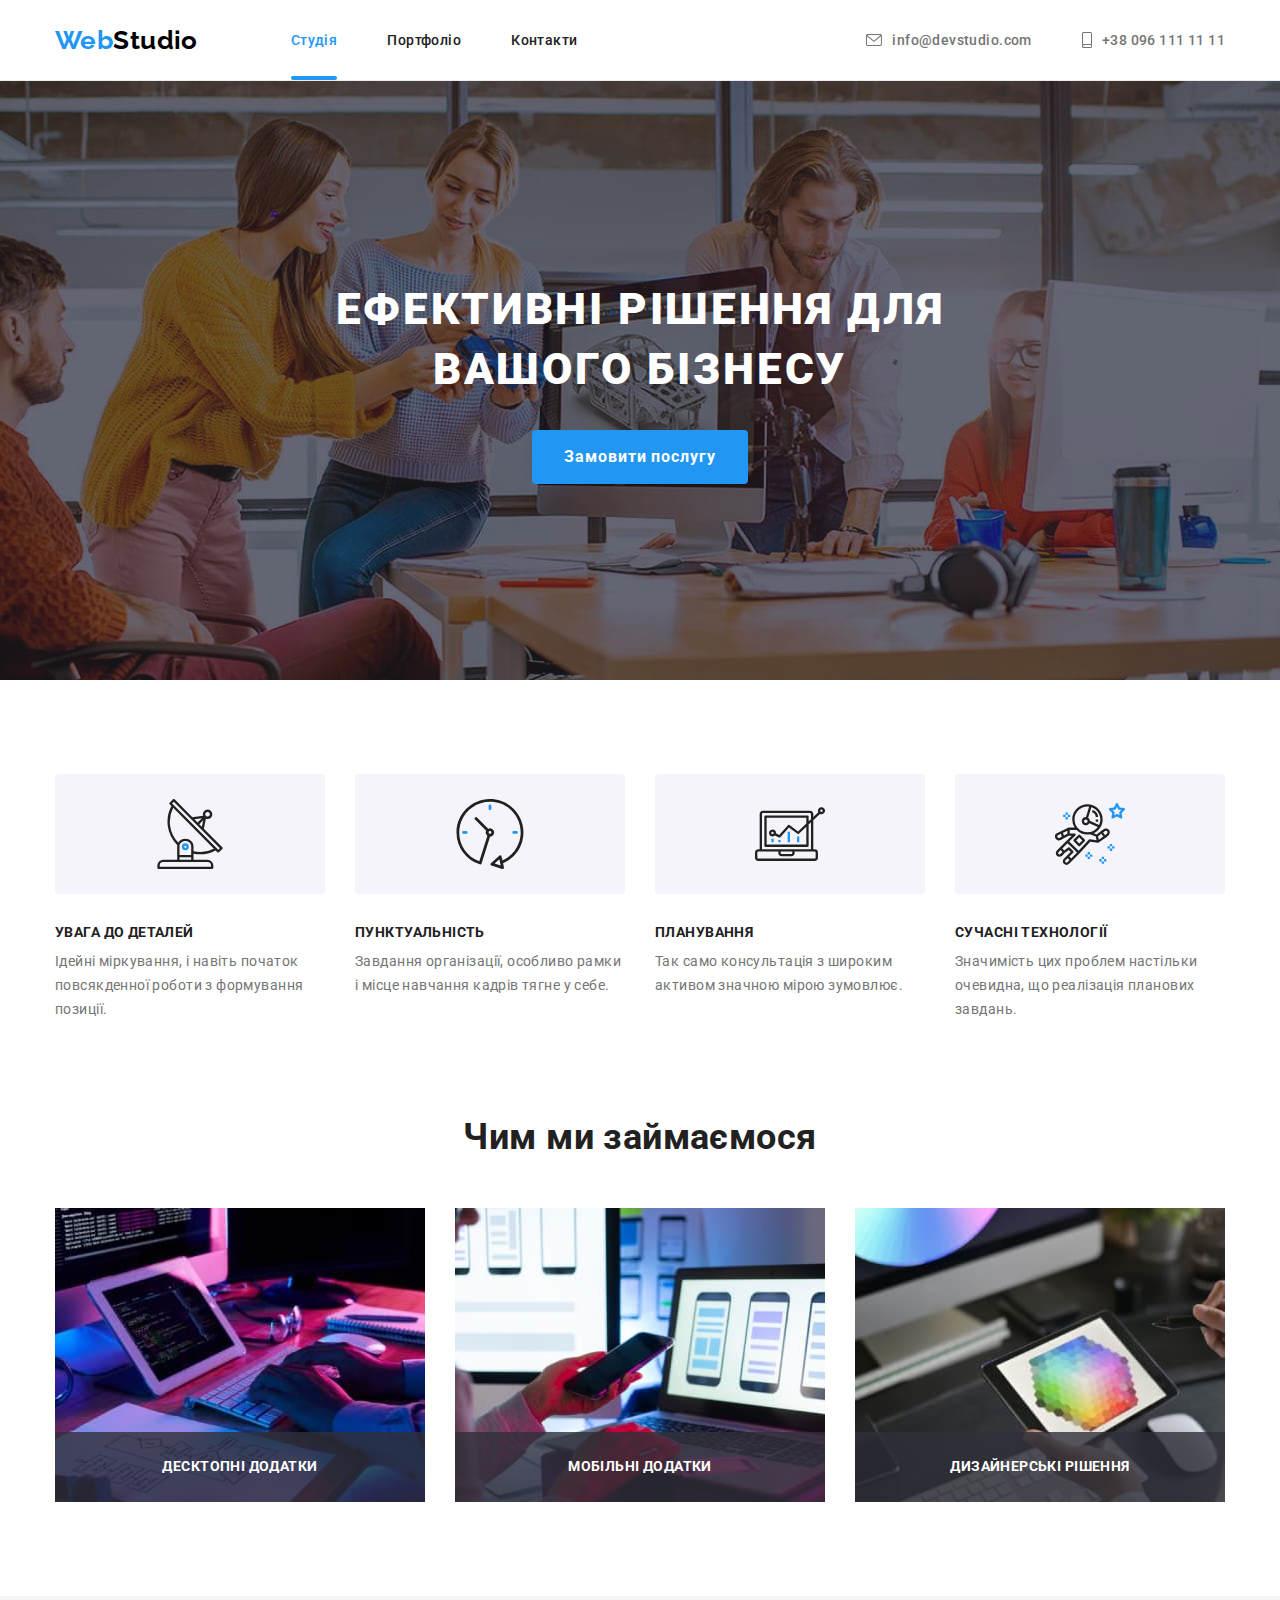
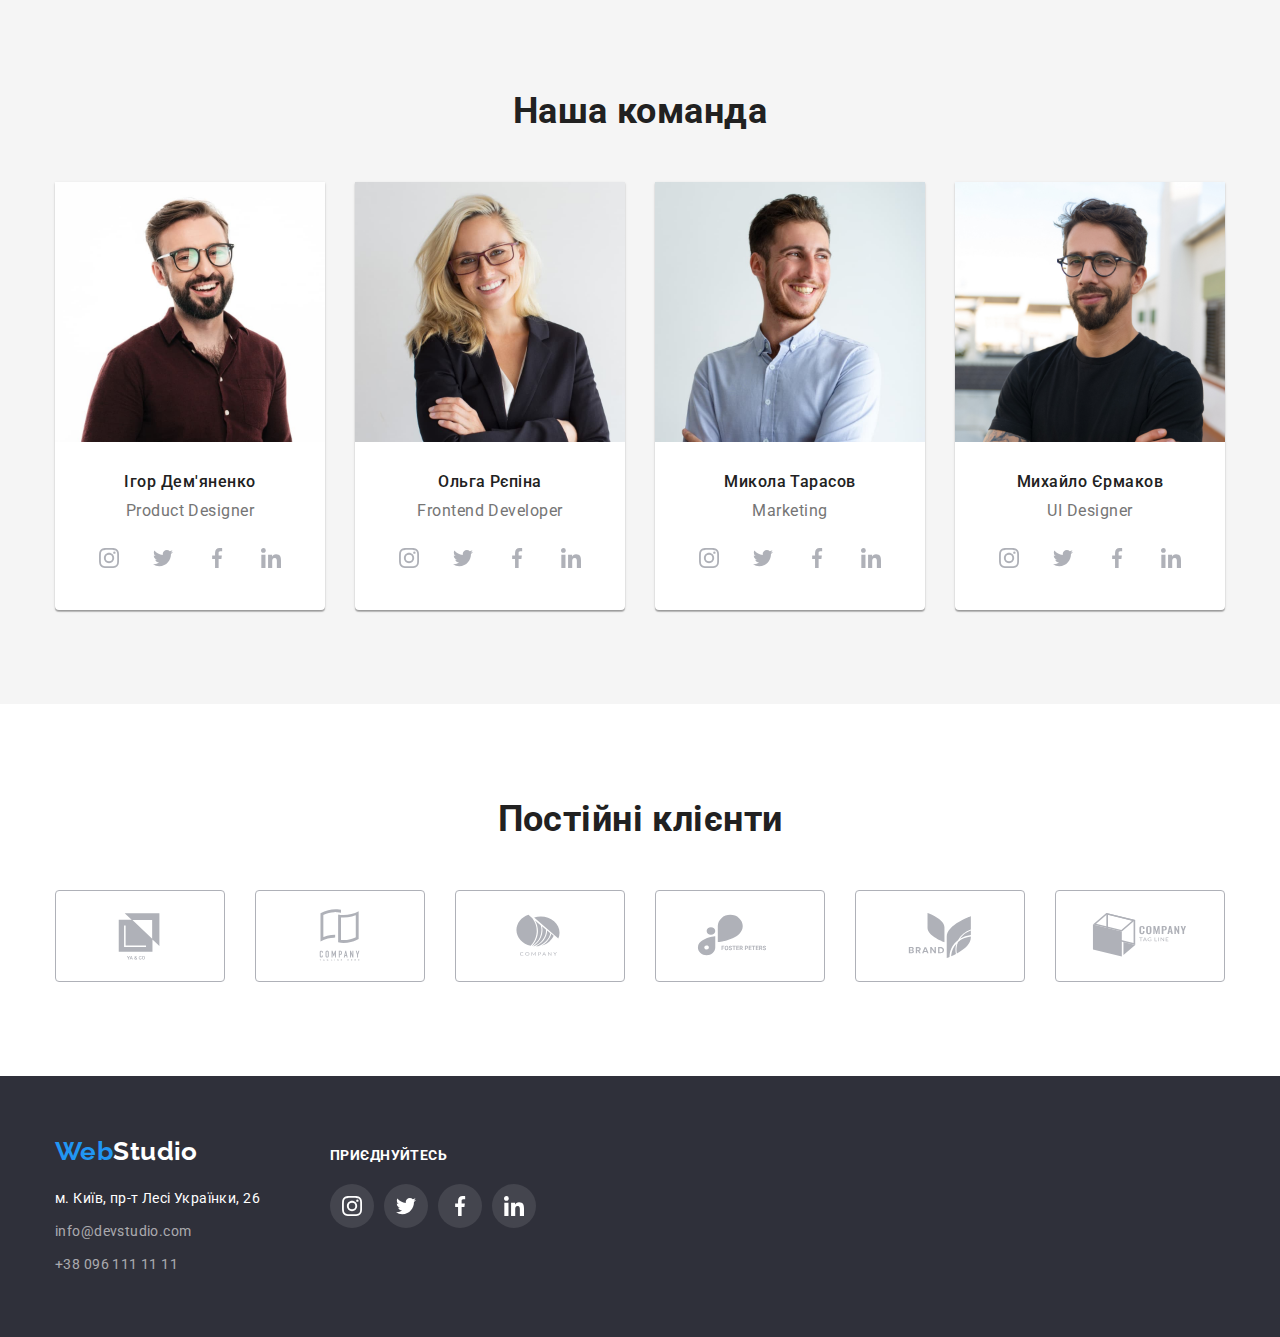
<file: index.html>
<!DOCTYPE html>
<html lang="uk">
    <head>
        <meta charset="UTF-8">
        <meta http-equiv="X-UA-Compatible" content="IE=edge">
        <meta name="viewport" content="width=device-width, initial-scale=1.0">
        <link href="https://fonts.googleapis.com/css2?family=Montserrat:wght@400;700&family=Raleway:wght@700&family=Roboto:wght@400;500;700;900&display=swap" rel="stylesheet">
        <link rel="stylesheet" href="https://cdnjs.cloudflare.com/ajax/libs/modern-normalize/1.1.0/modern-normalize.min.css">
        <link rel="stylesheet" href="./css/styles.css">
        <title>WebStudio</title>
    </head>
<body>
    <header class="header">
        <div class="container nain-nav">
        <nav class="nav-header">
            <a class="logo-type" href="/"><span class="logo">Web</span>Studio</a>
            <ul class="site-nav items-nav">
                <li class="items"><a class="link current" href="./index.html">Студія</a></li>
                <li class="items"><a class="link" href="./portfolio.html">Портфоліо</a></li>
                <li class="items"><a class="link" href="#">Контакти</a></li>
            </ul>
        </nav>
        <ul class="auth-nav items-nav">
                
            <li class="items">
                <a class="link" href="mailto:info@devstudio.com">
                    <svg width="16" height="12"> 
                        <use href="./images/icons.svg#icon-envelope"></use>
                    </svg> 
                    info@devstudio.com
                </a>
            </li>
            <li class="items">
                 <a class="link" href="tel:+380961111111">
                     <svg width="10" height="16"> 
                     <use href="./images/icons.svg#icon-smartphone"></use>
                     </svg> +38 096 111 11 11
                    </a>
            </li>
        </ul>
        </div>
    </header>
    <main>
        <section class="section hero">
            <div class="container">
                 <h1 class="section-caption">Ефективні рішення для вашого бізнесу</h1>
                 <button class="buttons" type="button" data-modal-open>Замовити послугу</button>
                 <div class="backdrop is-hidden" data-modal>
                    <div class="modal">
                            <button data-modal-close class="button-close">
                            <svg width="18" height="18">
                                <use href="./images/icons.svg#icon-close-black-18dp-1" ></use>
                            </svg>
                        </button>
                    </div>
                 </div>
            </div>
        </section>
        <section class="section headline">
            <div class="container">
                <h2 class="visually-hidden">Особливості</h2>
                <ul class="work">
                    <li class="work-item">
                        <div class="featur">
                            <svg width="70" height="70">
                                <use href="./images/icons.svg#icon-antenna" ></use>
                            </svg>
                        </div>
                        <div class="features"></div>
                         <h3 class="title">Увага до деталей</h3>
                         <p class="title-item">Ідейні міркування, і навіть початок повсякденної роботи з формування позиції.</p>
                    </li>
                    <li class="work-item">
                        <div class="featur">
                            <svg width="70" height="70">
                                <use href="./images/icons.svg#icon-clock" ></use>
                            </svg>
                        </div>
                        <div class="features"></div>
                         <h3 class="title">Пунктуальність</h3>
                         <p class="title-item">Завдання організації, особливо рамки і місце навчання кадрів тягне у себе.</p>
                    </li>
                    <li class="work-item">
                        <div class="featur">
                            <svg width="70" height="70">
                                <use href="./images/icons.svg#icon-diagram" ></use>
                            </svg>
                        </div>
                        <div class="features"></div>
                         <h3 class="title">Планування</h3>
                         <p class="title-item">Так само консультація з широким активом значною мірою зумовлює.</p>
                    </li>
                    <li class="work-item">
                        <div class="featur">
                            <svg width="70" height="70">
                                <use href="./images/icons.svg#icon-astronaut" ></use>
                            </svg>
                        </div>
                        <div class="features"></div>
                         <h3 class="title">Сучасні технології</h3>
                         <p class="title-item">Значимість цих проблем настільки очевидна, що реалізація планових завдань.</p>
                    </li>
                </ul>
            </div>
        </section>
        <section class="section rov">
            <div class="container">
                <h2 class="subject">Чим ми займаємося</h2>
                <ul class="img">
                    <li class="img-item">
                        <img src="./images/box1.jpg" alt="Пишемо код за комп'ютером" width="370">
                        <div class="meta">
                            <h2 class="meta-nav"> Десктопні додатки</h2>
                        </div>
                    </li>
                    <li class="img-item">
                        <img src="./images/box2.jpg" alt="Працюємо за комп'ютером" width="370">
                        <div class="meta">
                            <h2 class="meta-nav"> Мобільні додатки</h2>
                        </div>
                    </li>
                    <li class="img-item">
                        <img src="./images/box3.jpg" alt="Працюємо за планшетом" width="370">
                        <div class="meta">
                            <h2 class="meta-nav"> Дизайнерські рішення</h2>
                        </div>
                    </li>
                </ul>
            </div>
        </section>
        <section class="section section-nav">
            <div class="container">
                  <h2 class="subject">Наша команда</h2>
                    <ul class="img">
                            <li class="img-item team">
                                 <img class="foto" src="./images/img1.jpg" alt="Фото Ігоря Дем'яненко" width="270">
                                 <div class="name-nav">
                                 <h3 class="name">Ігор Дем'яненко</h3>
                                  <p class="desc" lang="en">Product Designer</p>
                                 </div>
                                 <div>                        
                                   <ul class="social">
                                      <li>
                                         <a href="#" class="social-nav">
                                             <svg width="20" height="20">
                                             <use href="./images/icons.svg#icon-instagram">
                                             </use> 
                                             </svg>
                                         </a>
                                       </li>
                                        <li>
                                            <a href="#" class="social-nav">
                                                 <svg width="20" height="20">
                                                 <use href="./images/icons.svg#icon-twitter">
                                                 </use> 
                                                 </svg>
                                            </a>
                                        </li>
                                        <li>
                                           <a href="#" class="social-nav">
                                                 <svg width="20" height="20">
                                                 <use href="./images/icons.svg#icon-facebook">
                                                 </use> 
                                                 </svg>
                                           </a>
                                        </li>
                                        <li>
                                             <a href="#" class="social-nav">
                                                 <svg width="20" height="20">
                                                 <use href="./images/icons.svg#icon-linkedin">
                                                 </use> 
                                                 </svg>
                                            </a>
                                        </li>
                                   </ul>
                                </div>
                            </li>
                            <li class="img-item team">
                                 <img class="foto" src="./images/img2.jpg" alt="Фото Ольги Рєпіної" width="270">
                                     <div class="name-nav">
                                         <h3 class="name">Ольга Рєпіна</h3>
                                          <p class="desc" lang="en">Frontend Developer</p>
                                    </div>
                                     <div>                        
                                     <ul class="social">
                                         <li>
                                            <a href="#" class="social-nav">
                                                 <svg width="20" height="20">
                                                 <use href="./images/icons.svg#icon-instagram">
                                                 </use> 
                                                 </svg>
                                            </a>
                                         </li>
                                         <li>
                                             <a href="#" class="social-nav">
                                                 <svg width="20" height="20">
                                         <use href="./images/icons.svg#icon-twitter">
                                         </use> 
                                                 </svg>
                                             </a>
                                         </li>
                                         <li>
                                             <a href="#" class="social-nav">
                                                 <svg width="20" height="20">
                                                     <use href="./images/icons.svg#icon-facebook">
                                                     </use> 
                                                 </svg>
                                            </a>
                                         </li>
                                         <li>
                                             <a href="#" class="social-nav">
                                                 <svg width="20" height="20">
                                         <use href="./images/icons.svg#icon-linkedin">
                                         </use> 
                                                 </svg>
                                            </a>
                                         </li>
                                       </ul>
                                    </div>
                            </li>
                            <li class="img-item team">
                                     <img class="foto" src="./images/img3.jpg" alt="Фото Миколи Тарасова" width="270">
                                     <div class="name-nav">
                                         <h3 class="name">Микола Тарасов</h3>
                                         <p class="desc" lang="en">Marketing</p>
                                     </div>
                                     <div>                        
                                         <ul class="social">
                                              <li>
                                                  <a href="#" class="social-nav">
                                                     <svg width="20" height="20">
                                                         <use href="./images/icons.svg#icon-instagram">
                                                         </use> 
                                                    </svg>
                                                   </a>
                                                 </li>
                                                 <li>
                                                     <a href="#" class="social-nav">
                                                         <svg width="20" height="20">
                                                             <use href="./images/icons.svg#icon-twitter">
                                                             </use> 
                                                         </svg>
                                                     </a>
                                                 </li>
                                                 <li>
                                                     <a href="#" class="social-nav">
                                                         <svg width="20" height="20">
                                                             <use href="./images/icons.svg#icon-facebook">
                                                             </use> 
                                                        </svg>
                                                     </a>
                                                 </li>
                                                 <li>
                                                     <a href="#" class="social-nav">
                                                         <svg width="20" height="20">
                                                             <use href="./images/icons.svg#icon-linkedin">
                                                             </use> 
                                                         </svg>
                                                     </a>
                                                   </li>
                                            </ul>
                                     </div>
                            </li>
                            <li class="img-item team">
                                     <img  class="foto" src="./images/img4.jpg" alt="Фото Михайла Єрмакова" width="270">
                                         <div class="name-nav">
                                              <h3 class="name">Михайло Єрмаков</h3>
                                              <p class="desc" lang="en">UI Designer</p>
                                         </div>
                                         <div>                        
                                             <ul class="social">
                                                 <li>
                                                     <a href="#" class="social-nav">
                                                         <svg width="20" height="20">
                                                             <use href="./images/icons.svg#icon-instagram">
                                                             </use> 
                                                         </svg>
                                                     </a>
                                                 </li>
                                                 <li>
                                                     <a href="#" class="social-nav">
                                                         <svg width="20" height="20">
                                                             <use href="./images/icons.svg#icon-twitter">
                                                             </use> 
                                                        </svg>
                                                    </a>
                                                 </li>
                                                 <li>
                                                     <a href="#" class="social-nav">
                                                         <svg width="20" height="20">
                                                              <use href="./images/icons.svg#icon-facebook">
                                                              </use> 
                                                         </svg>
                                                     </a>
                                                 </li>
                                                 <li>
                                                     <a href="#" class="social-nav">
                                                         <svg width="20" height="20">
                                                              <use href="./images/icons.svg#icon-linkedin">
                                                              </use> 
                                                         </svg>
                                                     </a>
                                                 </li>
                                             </ul>
                                         </div>
                            </li>
                    </ul>
            </div>
        </section>
        <section class="section">
            <div class="container">
                <h2 class="subject">Постійні клієнти</h2>
                    <ul class="clients-list">
                        <li class="clients-item" >
                            <a href="#" class="clients">
                                <svg width="106" height="60">
                                    <use href="./images/icons.svg#icon-yaco" ></use>
                                </svg>
                             </a>
                        </li>
                        <li class="clients-item">
                            <a  href="#" class="clients">
                                <svg width="106" height="60">
                                    <use href="./images/icons.svg#icon-here" ></use>
                                </svg>
                            </a> 
                        </li>
                        <li class="clients-item">
                            <a href="#" class="clients"> 
                                <svg width="106" height="60">
                                     <use href="./images/icons.svg#icon-company" ></use>
                                </svg>
                            </a>
                        </li>
                        <li class="clients-item">
                            <a  href="#" class="clients"> 
                                <svg width="106" height="60">
                                    <use href="./images/icons.svg#icon-foster" ></use>
                                </svg>
                            </a>
                        </li>
                        <li class="clients-item">
                            <a href="#" class="clients"> 
                                <svg width="106" height="60">
                                    <use href="./images/icons.svg#icon-brand" ></use>
                                </svg>
                            </a>
                        </li>
                        <li class="clients-item">
                            <a href="#" class="clients">
                                 <svg width="106" height="60">
                                    <use href="./images/icons.svg#icon-line" ></use>
                                 </svg>
                            </a>
                        </li>
                    </ul>
            </div>
        </section>
            </main>
        <footer class="bottom"> 
                <div class="container"> 
                    <div class="footer">
                             <div>
                                 <a class="logo-type one" href="/"><span class="logo">Web</span>Studio</a> 
                                 <address> 
                                     <ul> 
                                         <li class="basement logo-nav"> 
                                             <a class="list" href="https://goo.gl/maps/CPtrU1FHBa2aNyZL9" target="_blank" 
                                              rel="noopener noreferrer nofollow">м. Київ, пр-т Лесі Українки, 26</a> 
                                         </li> 
                                         <li class="basement"> 
                                              <a class="list item" href="mailto:info@devstudio.com">info@devstudio.com</a> 
                                        </li> 
                                        <li class="basement"> 
                                             <a class="list item" href="tel:+380961111111">+38 096 111 11 11</a> 
                                        </li> 
                                    </ul> 
                                 </address>  
                             </div>
                             <div class="">             
                                 <p class="footer-text">приєднуйтесь</p>
                                 <ul class="social">
                                    <li>
                                         <a href="#" class="footer-social">
                                            <svg width="20" height="20">
                                                 <use href="./images/icons.svg#icon-instagram">
                                                 </use> 
                                             </svg>
                                         </a>
                                    </li>
                                    <li>
                                        <a href="#" class="footer-social">
                                            <svg width="20" height="20">
                                                    <use href="./images/icons.svg#icon-twitter">
                                                    </use> 
                                            </svg>
                                        </a>
                                    </li>
                                    <li>
                                         <a href="#" class="footer-social">
                                             <svg width="20" height="20">
                                                  <use href="./images/icons.svg#icon-facebook">
                                                  </use> 
                                             </svg>
                                         </a>
                                     </li>
                                     <li>
                                        <a href="#" class="footer-social">
                                             <svg width="20" height="20">
                                                 <use href="./images/icons.svg#icon-linkedin">
                                                 </use> 
                                             </svg>
                                         </a>
                                     </li>
                                 </ul>
                             </div>
                    </div>
                </div> 
        </footer>
        <script src="./js/modal.js"></script>
</body>

</html>
</file>
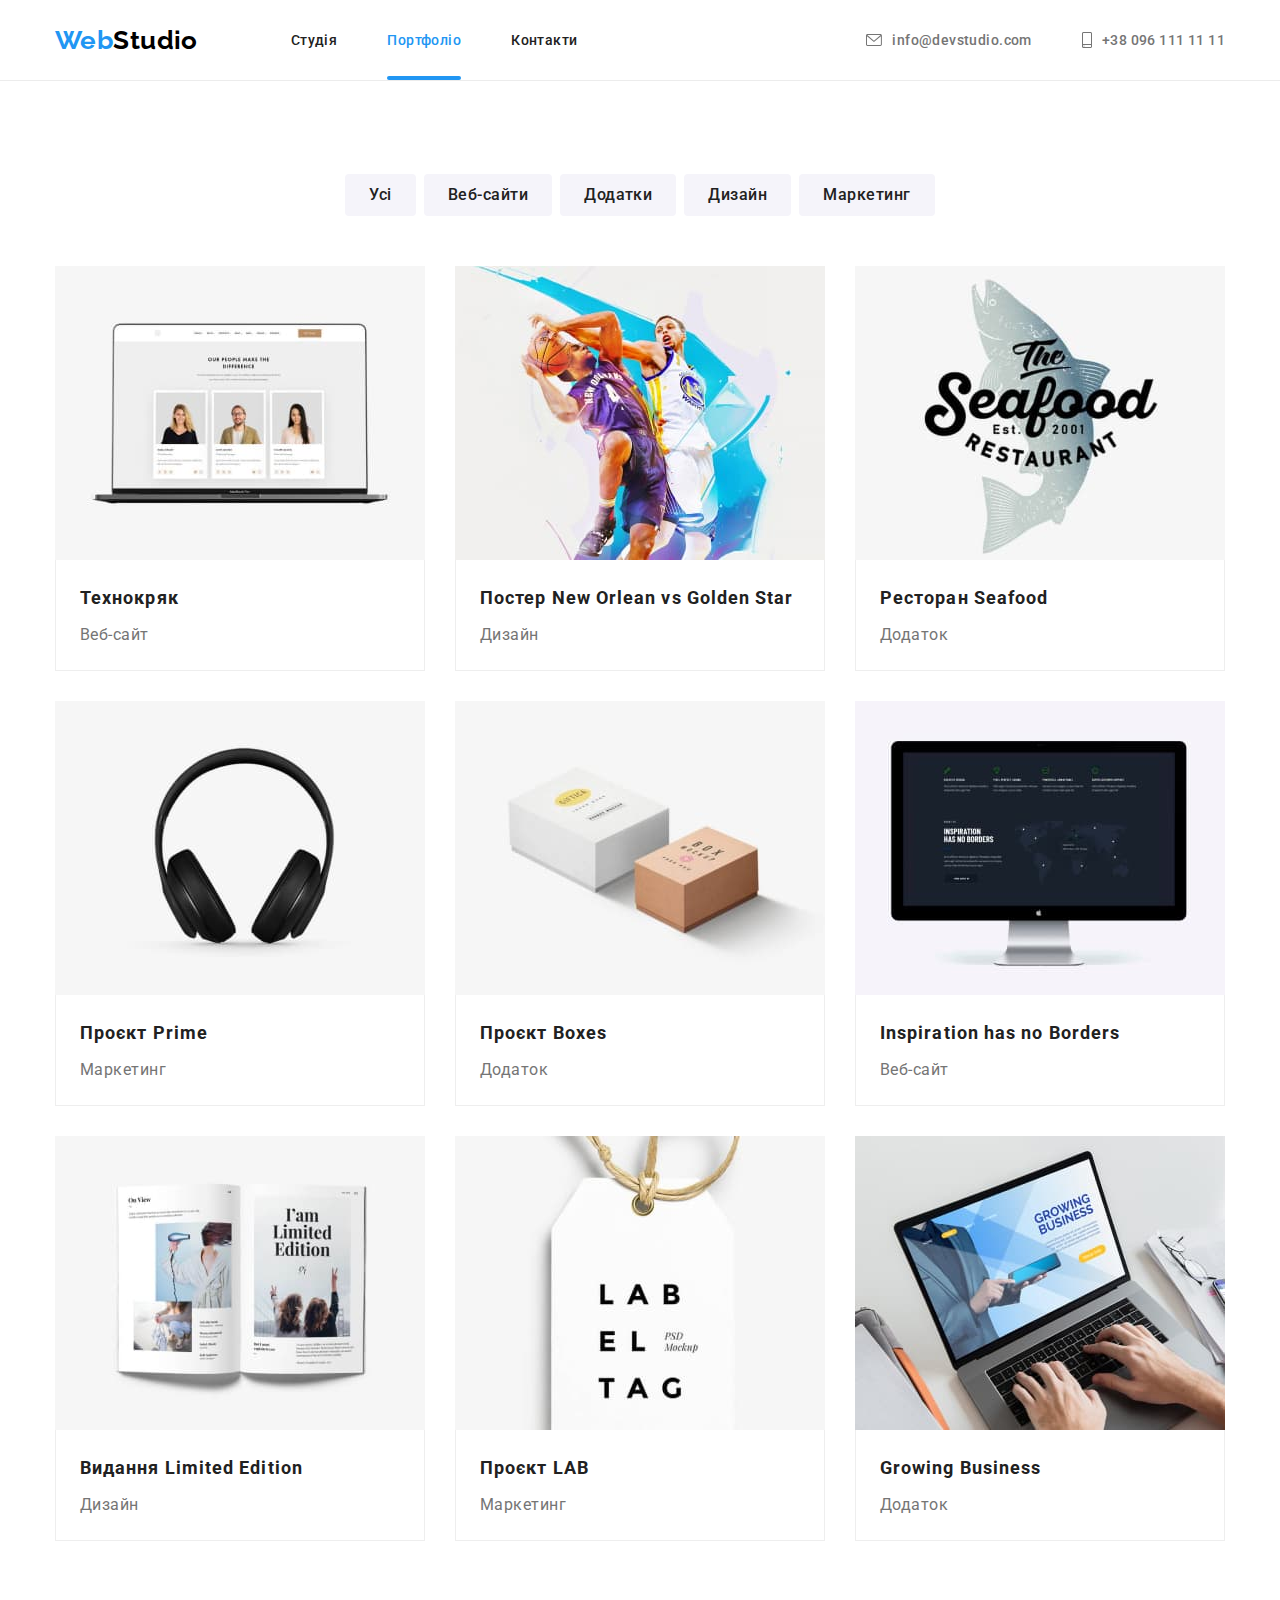
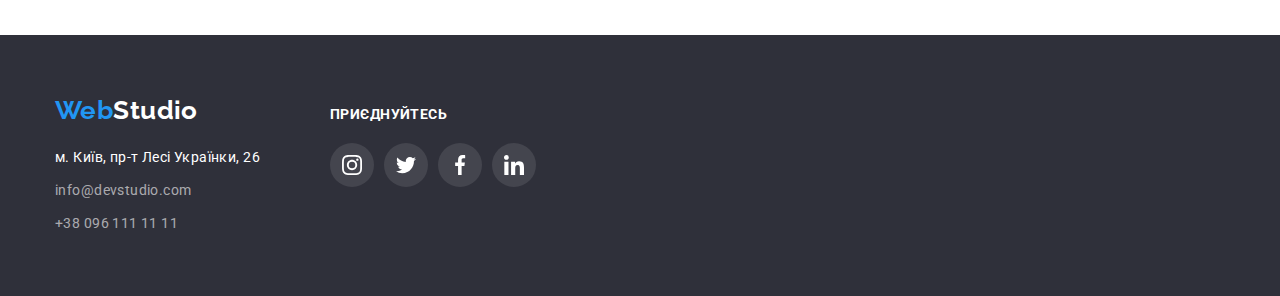
<file: portfolio.html>
<!DOCTYPE html>
<html lang="uk">
    <head>
        <meta charset="UTF-8">
        <meta http-equiv="X-UA-Compatible" content="IE=edge">
        <meta name="viewport" content="width=device-width, initial-scale=1.0">
        <link href="https://fonts.googleapis.com/css2?family=Montserrat:wght@400;700&family=Raleway:wght@700&family=Roboto:wght@400;500;700;900&display=swap" rel="stylesheet">
        <link rel="stylesheet" href="https://cdnjs.cloudflare.com/ajax/libs/modern-normalize/1.1.0/modern-normalize.min.css">
        <link rel="stylesheet" href="./css/styles.css">
        <title>WebStudio</title>
    </head>
<body>
    <header class="header">
        <div class="container nain-nav">
        <nav class="nav-header">
            <a class="logo-type" href="/"><span class="logo">Web</span>Studio</a>
            <ul class="site-nav items-nav">
                <li class="items"><a class="link" href="./index.html">Студія</a></li>
                <li class="items"><a class="link current" href="./portfolio.html">Портфоліо</a></li>
                <li class="items"><a class="link" href="#">Контакти</a></li>
            </ul>
        </nav>
        <ul class="auth-nav items-nav">
            <li class="items">
                <a class="link" href="mailto:info@devstudio.com">
                    <svg width="16" height="12"> 
                        <use href="./images/icons.svg#icon-envelope"></use>
                    </svg> 
                    info@devstudio.com
                </a>
            </li>
            <li class="items">
                 <a class="link" href="tel:+380961111111">
                     <svg width="10" height="16"> 
                     <use href="./images/icons.svg#icon-smartphone"></use>
                     </svg> +38 096 111 11 11
                    </a>
            </li>
        </ul>
        </div>
    </header>
    <main>
        <section class="section">
           <h1 class="visually-hidden">Наші проекти</h1>
           <div class="container">
                <ul class="about">
                    <li class="about-nav">
                        <button class="list-button" type="button">Усі</button>
                    </li>
                    <li class="about-nav">
                        <button class="list-button" type="button">Веб-сайти</button>
                    </li>   
                    <li class="about-nav">
                        <button class="list-button" type="button">Додатки</button>
                    </li>
                    <li class="about-nav">
                        <button class="list-button" type="button">Дизайн</button>
                    </li> 
                    <li class="about-nav">
                        <button class="list-button" type="button">Маркетинг</button>
                    </li>
                 </ul>
                 <ul class="flex-container">
                    <li class="flex-element">
                         <a class="box">
                            <div class="card-img">
                                <img class="pic" src="./images/tehnokryk.jpg" alt="Команда веб-сайту" width="370">
                                <div class="card-overlay">
                                     <p class="card-text"> Ресурс пропонує комплексні пропозиції з різним рівнем функціоналу та сервісів. Все це дозволить відвідувачу отримати вичерпні відомості про компанію чи приватну особу.</p>
                                </div>
                            </div>
                            <div class="carrent">
                                 <h2 class="heading" >Технокряк</h2>
                                 <p class="subtitle">Веб-сайт</p>
                             </div>
                         </a>
                    </li>
                    <li class="flex-element">
                         <a class="box">
                                <div class="card-img">
                                    <img class="pic" src="./images/orlean.jpg" alt="Два чоловіка грають в баскетбол" width="370">
                                    <div class="card-overlay">
                                         <p class="card-text"> Ресурс пропонує комплексні пропозиції з різним рівнем функціоналу та сервісів. Все це дозволить відвідувачу отримати вичерпні відомості про компанію чи приватну особу.</p>
                                    </div>
                                </div>
                                <div class="carrent">
                                    <h2 class="heading" >Постер New Orlean vs Golden Star</h2>
                                    <p class="subtitle">Дизайн</p>
                                </div>
                         </a>
                    </li>
                    <li class="flex-element">
                         <a class="box">
                            <div class="card-img">
                                <img class="pic" src="./images/seafood.jpg" alt="Логотип ресторану seafood" width="370">
                                <div class="card-overlay">
                                    <p class="card-text"> Ресурс пропонує комплексні пропозиції з різним рівнем функціоналу та сервісів. Все це дозволить відвідувачу отримати вичерпні відомості про компанію чи приватну особу.</p>
                               </div>
                            </div>
                            <div class="carrent">
                                 <h2 class="heading" >Ресторан Seafood</h2>
                                 <p class="subtitle">Додаток</p>
                             </div>
                         </a>
                    </li>
                    <li class="flex-element">
                          <a class="box">
                            <div class="card-img">
                                 <img class="pic" src="./images/prime.jpg" alt="Навушники" width="370">
                                 <div class="card-overlay">
                                     <p class="card-text"> Ресурс пропонує комплексні пропозиції з різним рівнем функціоналу та сервісів. Все це дозволить відвідувачу отримати вичерпні відомості про компанію чи приватну особу.</p>
                                 </div>
                            </div>
                                 <div class="carrent">
                                     <h2 class="heading" >Проєкт Prime</h2>
                                     <p class="subtitle">Маркетинг</p>
                                 </div>
                          </a>
                    </li>
                    <li class="flex-element">
                        <a class="box">
                            <div class="card-img">
                                 <img class="pic" src="./images/boxes.jpg" alt="Дві коробки" width="370">
                                 <div class="card-overlay">
                                     <p class="card-text"> Ресурс пропонує комплексні пропозиції з різним рівнем функціоналу та сервісів. Все це дозволить відвідувачу отримати вичерпні відомості про компанію чи приватну особу.</p>
                                </div>
                           </div>
                                 <div class="carrent">
                                     <h2 class="heading" >Проєкт Boxes</h2>
                                     <p class="subtitle">Додаток</p>
                                </div>
                        </a>
                    </li>
                    <li class="flex-element">
                        <a class="box">
                            <div class="card-img">
                                 <img class="pic" src="./images/borders.jpg" alt="Монітор" width="370">
                                 <div class="card-overlay">
                                     <p class="card-text"> Ресурс пропонує комплексні пропозиції з різним рівнем функціоналу та сервісів. Все це дозволить відвідувачу отримати вичерпні відомості про компанію чи приватну особу.</p>
                                </div>
                          </div>
                                 <div class="carrent">
                                     <h2 class="heading" >Inspiration has no Borders</h2>
                                     <p class="subtitle">Веб-сайт</p>
                                 </div>
                        </a>
                    </li>
                    <li class="flex-element">
                        <a class="box">
                             <div class="card-img">
                                 <img class="pic" src="./images/limited.jpg" alt="Розгорнутий журнал" width="370">
                                 <div class="card-overlay">
                                     <p class="card-text"> Ресурс пропонує комплексні пропозиції з різним рівнем функціоналу та сервісів. Все це дозволить відвідувачу отримати вичерпні відомості про компанію чи приватну особу.</p>
                                 </div>
                            </div>
                                 <div class="carrent">
                                     <h2 class="heading" >Видання Limited Edition</h2>
                                     <p class="subtitle">Дизайн</p>
                                 </div>
                        </a>
                    </li>
                    <li class="flex-element">
                        <a class="box">
                            <div class="card-img">
                                <img class="pic" src="./images/lab.jpg" alt="зображення ярлику" width="370">
                                <div class="card-overlay">
                                     <p class="card-text"> Ресурс пропонує комплексні пропозиції з різним рівнем функціоналу та сервісів. Все це дозволить відвідувачу отримати вичерпні відомості про компанію чи приватну особу.</p>
                                </div>
                           </div>
                                <div class="carrent">
                                    <h2 class="heading" >Проєкт LAB</h2>
                                    <p class="subtitle">Маркетинг</p>
                                </div> 
                        </a>   
                    </li>
                    <li class="flex-element">
                        <a class="box">
                            <div class="card-img">
                                <img class="pic" src="./images/growing.jpg" alt="Робота за ноутбуком" width="370">
                                <div class="card-overlay">
                                     <p class="card-text"> Ресурс пропонує комплексні пропозиції з різним рівнем функціоналу та сервісів. Все це дозволить відвідувачу отримати вичерпні відомості про компанію чи приватну особу.</p>
                               </div>
                          </div>
                                <div class="carrent">
                                    <h2 class="heading" >Growing Business</h2>
                                    <p class="subtitle">Додаток</p>
                                </div>
                        </a>     
                    </li>                                  
                </ul>
            </div>
        </section>
    </main>   
<footer class="bottom"> 
        <div class="container"> 
            <div class="footer">
                     <div>
                         <a class="logo-type one" href="/"><span class="logo">Web</span>Studio</a> 
                         <address> 
                             <ul> 
                                 <li class="basement logo-nav"> 
                                     <a class="list" href="https://goo.gl/maps/CPtrU1FHBa2aNyZL9" target="_blank" 
                                      rel="noopener noreferrer nofollow">м. Київ, пр-т Лесі Українки, 26</a> 
                                 </li> 
                                 <li class="basement"> 
                                      <a class="list item" href="mailto:info@devstudio.com">info@devstudio.com</a> 
                                </li> 
                                <li class="basement"> 
                                     <a class="list item" href="tel:+380961111111">+38 096 111 11 11</a> 
                                </li> 
                            </ul> 
                         </address>  
                     </div>
                     <div class="">             
                         <p class="footer-text">приєднуйтесь</p>
                         <ul class="social">
                            <li>
                                 <a href="#" class="footer-social">
                                    <svg width="20" height="20">
                                         <use href="./images/icons.svg#icon-instagram">
                                         </use> 
                                     </svg>
                                 </a>
                            </li>
                            <li>
                                <a href="#" class="footer-social">
                                    <svg width="20" height="20">
                                            <use href="./images/icons.svg#icon-twitter">
                                            </use> 
                                    </svg>
                                </a>
                            </li>
                            <li>
                                 <a href="#" class="footer-social">
                                     <svg width="20" height="20">
                                          <use href="./images/icons.svg#icon-facebook">
                                          </use> 
                                     </svg>
                                 </a>
                             </li>
                             <li>
                                <a href="#" class="footer-social">
                                     <svg width="20" height="20">
                                         <use href="./images/icons.svg#icon-linkedin">
                                         </use> 
                                     </svg>
                                 </a>
                             </li>
                         </ul>
                     </div>
            </div>
        </div> 
</footer>
</body>

</html>
</file>
<file: css/styles.css>
:root {
     --color-primery:#212121;
     --color-accent:#ffffff;
     --color-backgraund:#F5F5F5;
     --color-secondary:#757575;
     --color-brand: #2196f3;
}
body {
     color: var(--color-primery);
     font-family:"Roboto",sans-serif;
     font-size:14px;
     letter-spacing: 0.03em;
     margin-top: 80px;
      }
li{
     list-style:none;
}
h1,
h2,
h3,
p,
ul{
  margin: 0;
  padding: 0;
}
/* header */

/* .items:not(:last-child) {
     margin-right: 50px;
} */
/* .items {
    gap: 50px;
} */
.container {
    max-width: 1200px;
    margin-left: auto;
    margin-right: auto;
    padding: 0 15px;


    margin-left: auto;
    margin-right: auto;
    }
.header {
      position: fixed;
      z-index: 1;
      width: 100%;
      top: 0;
      left: 0;
      display: block;
      border-bottom: 1px solid #ececec;
      background: var(--color-accent);
}
.nav-header {
     display:flex;
     align-items: center;
}
.nain-nav {
     display:flex;
     align-items: center;
    }
 .site-nav {
     display:flex;
     margin-left: 93px;
     }

.site-nav .items:not(:last-child) {
     margin-right: 50px;
}

.site-nav .link {
     color: var(--color-primery);
     display: block;
     padding-top: 32px;
     padding-bottom: 32px;
}
.auth-nav {
     display:flex;
     margin-left: auto;
     } 
.items-nav .link.current{
      color: var(--color-brand);
 }
.current {
      position:relative;
      text-decoration:none;
}
.current::after {
      content: "";
      position:absolute;
      height:4px;
      left:0;
      bottom:0;
      display:block;
      width:100%;
      height:4px;
      border-radius:2px;
      background:var(--color-brand);
}

.auth-nav .items + .items {
     margin-left: 50px;
}
/* .items {
     display: flex;
     align-items: center;
     gap: 10px;
     fill: var(--color-secondary);
    } */
.logo-type{
     color:#000000;
     font-family: 'Raleway',sans-serif;
     font-weight: 700;
     font-size: 26px;
     line-height: 1.19;
     text-decoration: none;
}
.logo {
     color: var(--color-brand);
     text-decoration: none;  
}

.link {
     transition:color 250ms cubic-bezier(0.4, 0, 0.2, 1),
     fill 250ms cubic-bezier(0.4, 0, 0.2, 1) ;
     display: block;
     padding-top: 32px;
     padding-bottom: 32px;
      color: var(--color-secondary);
      font-weight: 500;
      text-decoration: none;
      display: flex;
      align-items: center;
      gap: 10px;
      fill: var(--color-secondary)
    }
.link:hover,
.link:focus{
    color:var(--color-brand);
    fill: var(--color-brand)
    }
    /* .items:hover .icon{
     fill: var(--color-brand);
} */

/* main */
.section {
        padding-top: 94px;
        padding-bottom: 94px;
        }
.hero {
    text-align: center;
    padding:200px 0;
    background: #2F303A;
    background-image:linear-gradient(
           rgba(47, 48, 58, 0.4),
           rgba(47, 48, 58, 0.4)
           ), 
           url(../images/company.jpg) ;
    background-repeat: no-repeat;
    background-size: cover;
    background-position: center;
    max-width: 1600px;
    height: 600px;
    margin-left: auto;
    margin-right: auto;
    }     
    
.section-caption {
         color: var(--color-accent);    
         font-weight: 900;
         font-size: 44px;
         line-height: 1.36;
         text-align: center;
         letter-spacing: 0.06em;
         text-transform: uppercase;
         margin-bottom: 30px;
         width: 696px;
         margin-top: 0;
         /* margin-bottom: 0; */
         margin-left: auto;
         margin-right: auto;
    }
.buttons {
     transition:color 250ms cubic-bezier(0.4, 0, 0.2, 1),
      box-shadow 250ms cubic-bezier(0.4, 0, 0.2, 1),
      background-color 250ms cubic-bezier(0.4, 0, 0.2, 1) ;
           padding:10px;
           width: 216px; 
           border-radius: 4px;
         color: var(--color-accent);
         background-color: var(--color-brand);
         font-weight: 700;
         font-size: 16px;
         line-height: 1.88;
         /* align-items: center; */
         text-align: center;
         letter-spacing: 0.06em;
         cursor: pointer;
         font-family:"Roboto",sans-serif;
         border-color:transparent
         /* width: 216px;
         height: 50px; */
          }
.buttons:hover,
.buttons:focus { 
           color:var(--color-accent);
           background-color: #188ce8;
           box-shadow: 0px 4px 4px rgba(0, 0, 0, 0.15);
     }
     /* модальне вікно */
.backdrop {
     z-index: 999;
     padding: 94px 15px;
     position: fixed;
     top: 0;
     left: 0;
     width: 100%;
     height: 100%;
     background-color: rgba(0, 0, 0, 0.2);
     overflow-y: scroll;
     transition:all 250ms cubic-bezier(0.4, 0, 0.2, 1);
     }   
     
.backdrop.is-hidden {
     transform: scale(1.1);
     pointer-events: none;
     visibility: hidden;
     transition:all 250ms cubic-bezier(0.4, 0, 0.2, 1);
     }  
.modal {
     position: absolute;
     top: 50%;
     left: 50%;
     transform: translate(-50%, -50%);
     height: 581px;
     width: 528px;
     padding: 15px;
     background-color: var(--color-accent);
     box-shadow: 0px 1px 3px rgba(0, 0, 0, 0.12), 0px 1px 1px rgba(0, 0, 0, 0.14), 0px 2px 1px rgba(0, 0, 0, 0.2);
     border-radius: 4px;
}   
.button-close {
     position: absolute;
     top: 8px;
     right: 8px;
     width: 30px;
     height: 30px;
     padding: 5px 4px 6px 4px;
     border: 1px solid rgba(0, 0, 0, 0.1);
     background: var(--color-accent);
     border-radius: 50%;
     cursor: pointer;
     fill: #000;
}

.work {
     display:flex;
    }
    .work>.work-item{
     flex-basis: 270px;
    }
     .work .work-item:not(:last-child){
    margin-right: 30px;
    } 
    
.headline {
       padding-bottom: 47px;
}
.featur {
     display: flex;
     width: 270px;
     height: 120px;
     justify-content: center;
     align-items: center;
     background-color:#f5f4fa;
     margin-bottom:30px;
     border-radius: 4px;

}
.visually-hidden {
         position: absolute;
         white-space: nowrap;
         width: 1px;
         height: 1px;
         overflow: hidden;
         border: 0;
         padding: 0;
         clip: rect(0 0 0 0);
         clip-path: inset(50%);
         margin: -1px;
}
.title {
        margin-bottom: 10px;

         font-weight: 700;
         text-transform: uppercase;
         font-size: 14px;
         letter-spacing: 0.03em;
}
.title-item {
          color: var(--color-secondary);
         font-family:"Roboto",sans-serif;
         font-weight: 400;
         /* font-size: 14px; */
         line-height: 1.71;
         letter-spacing: 0.03em;
}
/* .work-item:{
           flex-basis: 270px;
      } */
.rov {
     padding-top: 47px;
}
.section-nav {
     background-color: #F5F5F5;
}
.subject {  
         margin-bottom: 50px;  

         font-weight: 700;
         font-size: 36px;
         line-height: 1.17;
         text-align: center;
         /* letter-spacing: 0.03em; */
        }
img {
     display: block;
     max-width: 100%;
     display: flex;
     height: auto;
}      
.img   {  
        display: flex;
    }       
.img .img-item:not(:last-child) {
        margin-right: 30px;
        }
.img-item {
         position: relative; 
         text-align: center;
         border-radius: 0px 0px 4px 4px;
         background-color: var(--color-accent);
        }
.meta {
     position: absolute;
     display: flex;
     bottom: 0;
     left: 0;
     background: rgba(47, 48, 58, 0.8);
     width: 100%;
     height: 70px;
     justify-content: center;
     align-items: center;
     } 
     .meta-nav {
          color: var(--color-accent);
          font-weight: 700;
          font-size: 14px;
          line-height: 1.14;
          letter-spacing: 0.03em;
          text-transform: uppercase;
     }       
.team {
          box-shadow: 0px 1px 3px rgba(0, 0, 0, 0.12), 0px 1px 1px rgba(0, 0, 0, 0.14), 0px 2px 1px rgba(0, 0, 0, 0.2);
        }
.name {   
         margin-bottom: 10px;    
         font-weight: 500;
         font-size: 16px;
         line-height: 1.19;           
         letter-spacing: 0.03em;
     }
.name-nav {
     padding-top: 30px;
     padding-bottom: 16px;
}
.social {
     display: flex;
     align-items: center;
     gap: 10px;
     justify-content: center;
     padding-bottom: 30px;
     }
.social-nav{
      transition:fill 250ms cubic-bezier(0.4, 0, 0.2, 1),
      background-color 250ms cubic-bezier(0.4, 0, 0.2, 1) ;
     display: flex;
     width: 44px;
     height: 44px;
     align-items: center;
     fill:#AFB1B8 ;
     border-radius: 50%;
     background-color: var(--color-accent);
     justify-content: center;
}
.social-nav:hover,
.social-nav:focus {
     background-color: var(--color-brand);
     fill: var(--color-accent);
}
.desc {
         font-size: 16px;
         line-height: 1.19;
         letter-spacing: 0.03em;    
         color: var(--color-secondary)
     }
.clients {
      transition:fill 250ms cubic-bezier(0.4, 0, 0.2, 1),
      border 250ms cubic-bezier(0.4, 0, 0.2, 1) ;
      display: flex;
      width:100%;
      height:100%;
      border: 1px solid #AFB1B8;
      border-radius: 4px;
      align-items: center;
      justify-content: center;
      fill: #afb1b8;
     }
     .clients:hover,
     .clients:focus{
        fill: var(--color-brand);
         border: 1px solid #2196f3;
     }
     .clients-item {
          width: 170px;
          height: 92px;
     }

.clients-list {
     display: flex;
     gap:30px;
     }

/* footer */
.bottom {
    background-color: #2F303A;
    padding-top: 60px;
    padding-bottom: 60px;
    display: block;
}
/* .logo-nav {
     margin-top: 20px;
} */
.basement:not(:last-child) {
    margin-bottom: 9px;
    }
.one {
     display: block;   
     color:var(--color-accent);
        margin-bottom: 20px;
      }
.list {
     transition:color 250ms cubic-bezier(0.4, 0, 0.2, 1);
         color: var(--color-accent);      
         letter-spacing: 0.03em;
         font-style:normal;
         text-decoration: none;
         line-height: 1.71;
}
.item {
        color: rgba(255, 255, 255, 0.6);
}

.list:hover,
.list:focus{
        color:var(--color-brand);
}
.footer-text {
     /* display:flex;
     justify-content:center;
     align-items: baseline;
     background-position: center;
     margin-top: auto;
     margin-right: auto; */
     font-weight: 700;
    font-size: 14px;
    line-height: 1.14;
    letter-spacing: 0.03em;
    text-transform: uppercase;
    color: var(--color-accent);
    margin-bottom: 20px;

}
.footer{
     display: flex;
     align-items: baseline;
     gap: 70px;
}
.footer-social {
     transition:fill 250ms cubic-bezier(0.4, 0, 0.2, 1),
     background-color 250ms cubic-bezier(0.4, 0, 0.2, 1) ;
     display: flex;
     width: 44px;
     height: 44px;
     align-items: center;
     fill:var(--color-accent) ;
     border-radius: 50%;
     background-color:rgba(255, 255, 255, 0.1);
     justify-content: center;
     gap: 10px;
}
.footer-social:hover,
.footer-social:focus{
     background-color: var(--color-brand);
     fill: var(--color-accent);

}
/* Portfolio */
.about {
           display: flex;
           justify-content: center;
           margin-bottom: 50px;
        }
.about .about-nav:not(:last-child) {
          margin-right: 8px;
}
.flex-container {
    display:flex;
    flex-wrap:wrap;
}
.flex-element {
    /* border-bottom: 1px solid rgba(238, 238, 238, 1); */
    width: 370px;
    margin-right: 30px;
    margin-bottom: 30px;
}
.flex-element:nth-child(3n) {
     margin-right: 0;
 }
.flex-element:nth-last-child(-n + 3){
    margin-bottom:0;
}
.carrent {
     padding: 20px 24px;
     border-bottom: 1px solid rgba(238, 238, 238, 1);
     border-left: 1px solid rgba(238, 238, 238, 1);
     border-right: 1px solid rgba(238, 238, 238, 1);
}
.box {
     transition:box-shadow 250ms cubic-bezier(0.4, 0, 0.2, 1),
     background-color 250ms cubic-bezier(0.4, 0, 0.2, 1) ;
     display:block;
}
.box:hover,
.box:focus {
     background-color: var(--color-accent);
     box-shadow: 0px 1px 1px rgba(0, 0, 0, 0.12), 0px 4px 4px rgba(0, 0, 0, 0.06), 1px 4px 6px rgba(0, 0, 0, 0.16);

}
.card-img {
     position: relative;
     overflow: hidden;
    }
.card-overlay {
     position: absolute;
     background-color: rgba(33, 150, 243, 0.9);
     top: 0;
     left: 0;
     width: 100%;
     height: 100%;
     transform: translateY(100%);
     opacity: 0;
     transition:transform 250ms cubic-bezier(0.4, 0, 0.2, 1),
     opacity 250ms cubic-bezier(0.4, 0, 0.2, 1) ;
    }
.card-text {
     padding: 63px 24px;
     font-weight: 400;
     font-size: 18px;
     line-height: 2;
     letter-spacing: 0.03em;
     color: var(--color-accent);
     }
     .box:hover .card-overlay {
          transform: translateY(0);
          opacity: 1;
     }
.pic {
     display:flex;
}
.list-button {
     transition:color 250ms cubic-bezier(0.4, 0, 0.2, 1),
           background-color 250ms cubic-bezier(0.4, 0, 0.2, 1),
           box-shadow 250ms cubic-bezier(0.4, 0, 0.2, 1);
        border-radius: 4px;
        padding:6px 22px;
        /* min-width: 54px; */
         color:var(--color-primery);
         background-color:#f5f4fa;
         font-weight: 500;
         font-size: 16px;
         line-height: 1.63; 
         letter-spacing: 0.03em;
         cursor: pointer; 
         font-family:"Roboto",sans-serif;
         border-color: transparent;
         
}
.list-button:hover,
.list-button:focus {
         color: var(--color-accent);
         background-color: var(--color-brand);
         box-shadow: 0px 3px 1px rgba(0, 0, 0, 0.1), 0px 1px 2px rgba(0, 0, 0, 0.08), 0px 2px 2px rgba(0, 0, 0, 0.12)
}
.heading {
         margin-bottom: 4px;          
         font-weight: 700;
         font-size: 18px;
         line-height:2;           
         letter-spacing: 0.06em;
}
.subtitle {
         font-size: 16px;
         line-height: 1.88;          
         letter-spacing: 0.03em;    
         color: var(--color-secondary)
}
</file>
